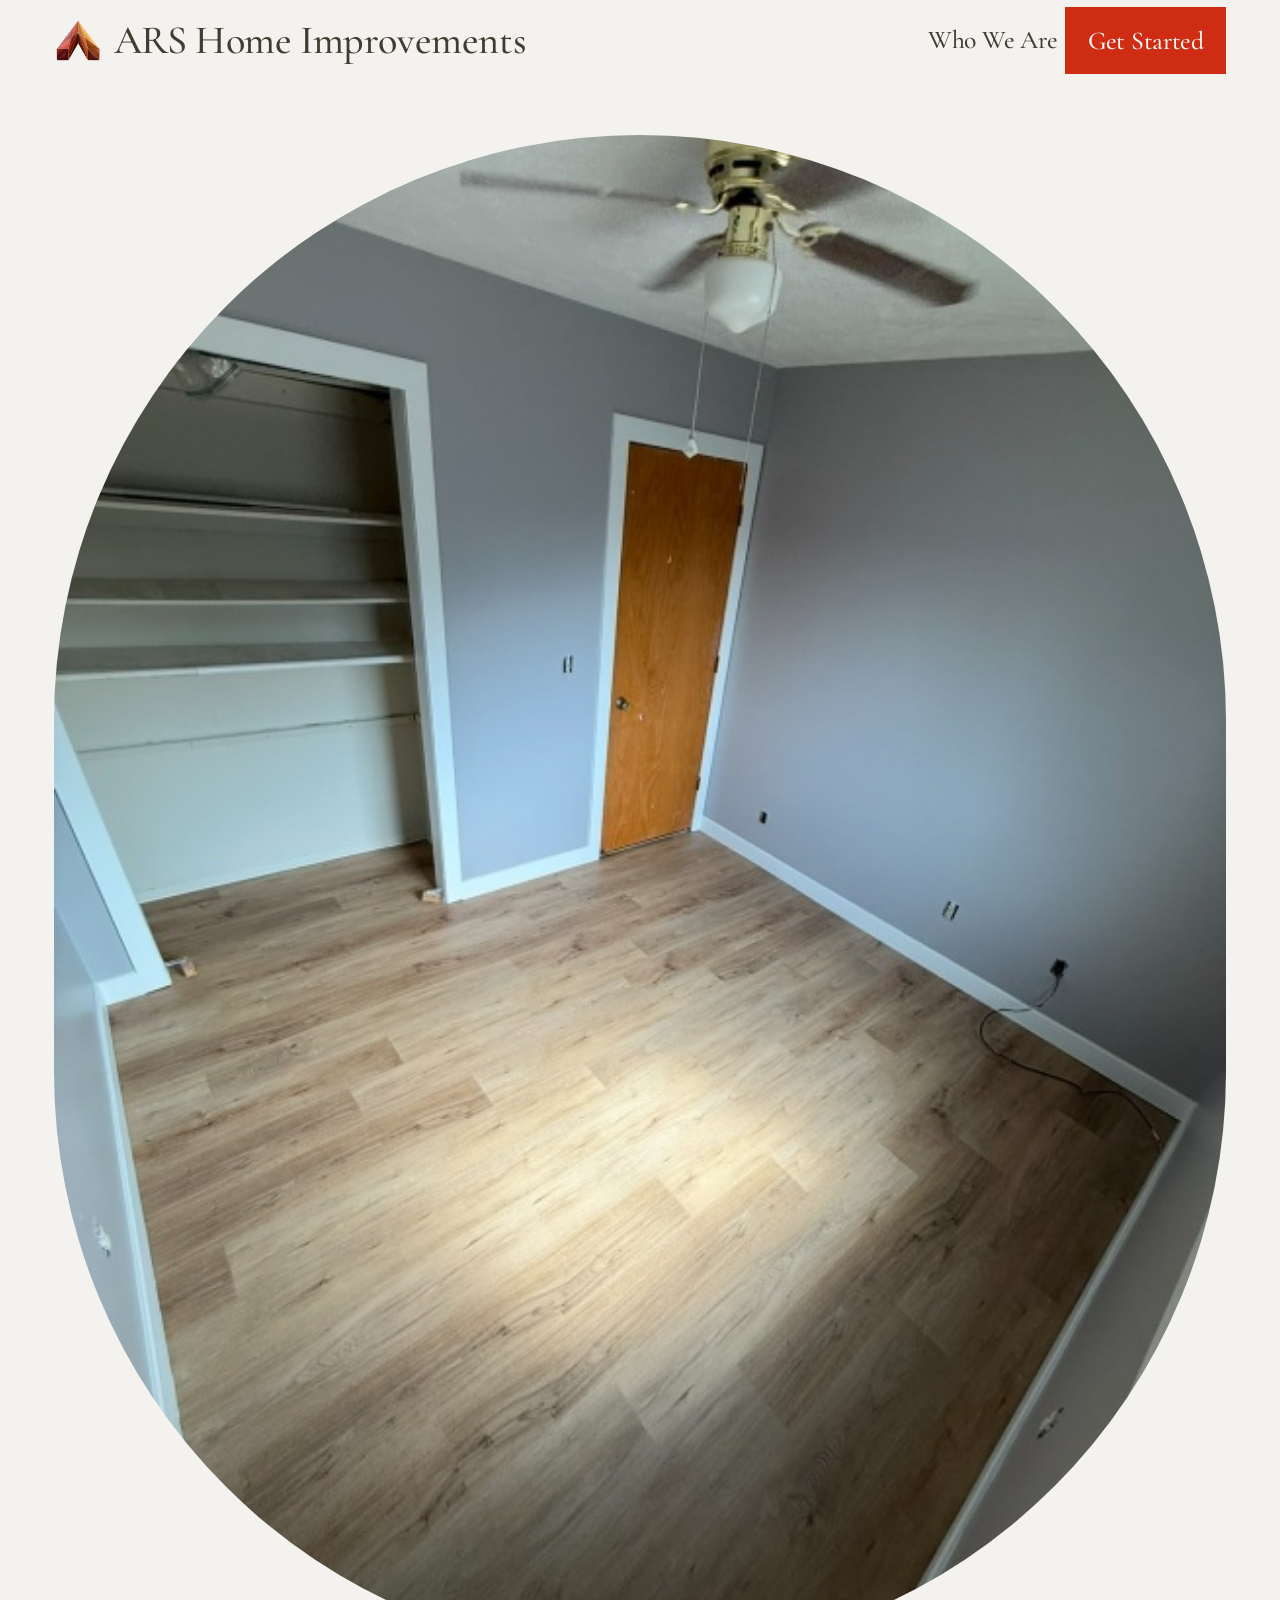
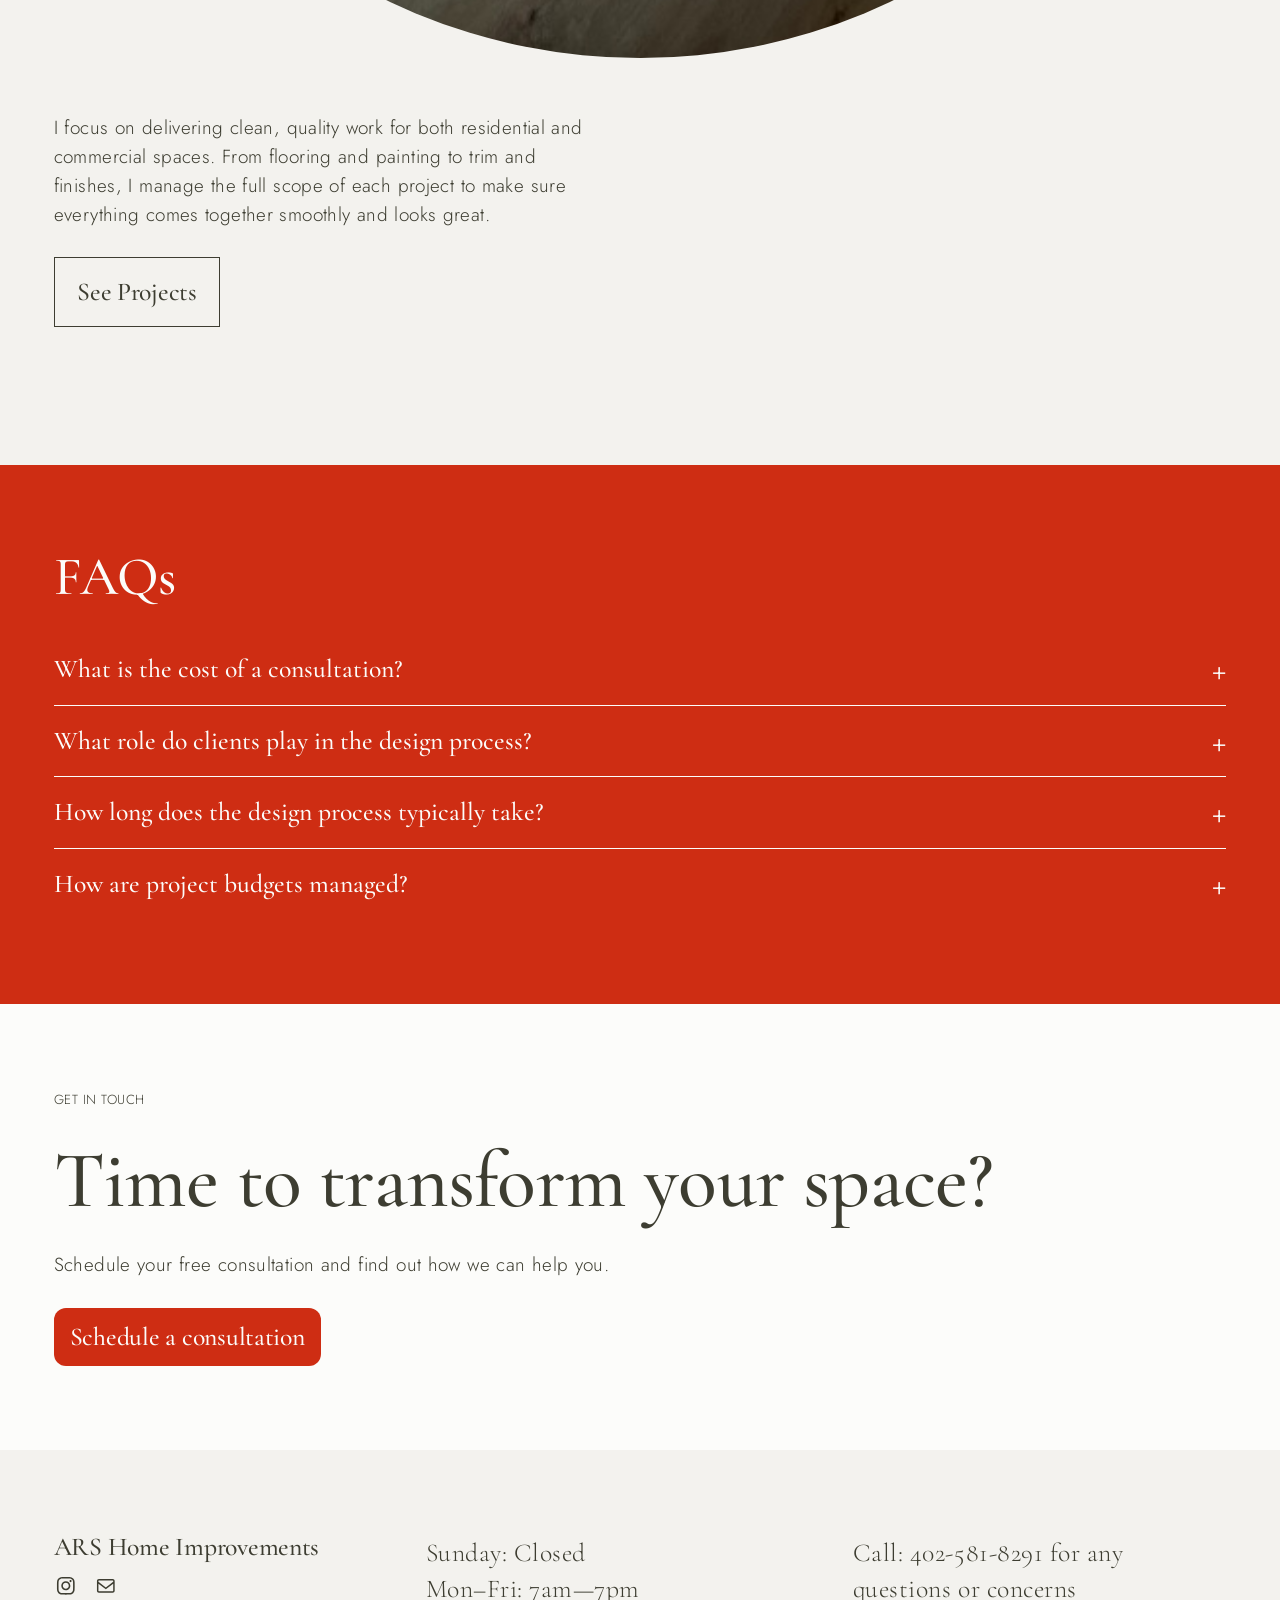
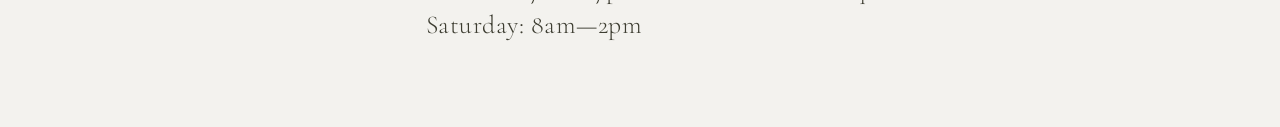
<file: index.html>
<!DOCTYPE html>
<html lang="en-US">
<head>
  <meta charset="UTF-8">
  <meta name="viewport" content="width=device-width, initial-scale=1">
  <title>ARS Home Improvements – Crafted with care, built to endure.</title>
  <meta name="description" content="Crafted with care, built to endure.">

  <meta property="og:type" content="website">
  <meta property="og:title" content="ARS Home Improvements">
  <meta property="og:description" content="Crafted with care, built to endure.">
  <meta property="og:url" content="https://arshomeimprovements.com/">
  <meta property="og:site_name" content="ARS Home Improvements">
  <meta property="og:image" content="assets/images/logo.png">
  <meta property="og:locale" content="en_US">

  <link rel="icon" href="assets/images/favicon-32.png" sizes="32x32">
  <link rel="icon" href="assets/images/favicon-192.png" sizes="192x192">
  <link rel="apple-touch-icon" href="assets/images/apple-touch-icon.png">

  <link rel="preconnect" href="https://fonts.googleapis.com">
  <link rel="preconnect" href="https://fonts.gstatic.com" crossorigin>
  <link href="https://fonts.googleapis.com/css2?family=Cormorant+Garamond:wght@400;500;600;700&family=Jost:wght@300;400;500;600;700&display=swap" rel="stylesheet">

  <link rel="stylesheet" href="assets/css/styles.css">
</head>
<body class="home">

<a class="skip-link" href="#main">Skip to content</a>

<header class="site-header">
  <div class="container header-inner">
    <div class="brand">
      <a href="index.html" rel="home" aria-label="ARS Home Improvements home">
        <img src="assets/images/logo.png" alt="ARS Home Improvements" width="48" height="48">
      </a>
      <h1 class="site-title"><a href="index.html" rel="home">ARS Home Improvements</a></h1>
    </div>

    <button class="nav-toggle" type="button" aria-controls="primary-nav" aria-expanded="false" aria-label="Open menu">
      <svg width="24" height="24" viewBox="0 0 24 24" aria-hidden="true" focusable="false">
        <path d="M4 7.5h16v1.5H4z"/><path d="M4 15h16v1.5H4z"/>
      </svg>
    </button>

    <nav id="primary-nav" class="primary-nav" aria-label="Primary">
      <button class="nav-toggle nav-close" type="button" aria-label="Close menu">
        <svg xmlns="http://www.w3.org/2000/svg" viewBox="0 0 24 24" width="24" height="24" aria-hidden="true" focusable="false">
          <path d="m13.06 12 6.47-6.47-1.06-1.06L12 10.94 5.53 4.47 4.47 5.53 10.94 12l-6.47 6.47 1.06 1.06L12 13.06l6.47 6.47 1.06-1.06L13.06 12Z"/>
        </svg>
      </button>
      <ul>
        <li><a href="about.html">Who We Are</a></li>
      </ul>
    </nav>

    <button type="button" class="btn" data-modal-open="consultation">Get Started</button>
  </div>
</header>

<main id="main">

  <section class="container section section--hero">
    <div class="cols cols--65-35 alignwide">
      <figure class="hero-image" style="margin:0">
        <img src="assets/images/img-1389.jpg" alt="Recent ARS Home Improvements project: a refreshed room with new LVP flooring, gray walls, and white trim.">
      </figure>
      <div class="hero-copy">
        <p>I focus on delivering clean, quality work for both residential and commercial spaces. From flooring and painting to trim and finishes, I manage the full scope of each project to make sure everything comes together smoothly and looks great.</p>
        <div>
          <a class="btn btn--outline" href="projects.html">See Projects</a>
        </div>
      </div>
    </div>
  </section>

  <section class="section section--dark">
    <div class="container">
      <div class="cols cols--35-65 alignwide">
        <div>
          <h2 style="font-size: var(--fs-xxx-large); line-height:1.05;">FAQs</h2>
        </div>
        <div class="faq-list">
          <details>
            <summary>What is the cost of a consultation?</summary>
            <p>Our initial consultation is completely free of charge. A member of our team will visit the site to assess the job and discuss your needs—no obligation, no cost.</p>
          </details>
          <details>
            <summary>What role do clients play in the design process?</summary>
            <p>Your input is a key part of the process. We’ll work with you from the start—going over styles, colors, and finishes—and check in along the way to make sure everything matches your vision and preferences.</p>
          </details>
          <details>
            <summary>How long does the design process typically take?</summary>
            <p>Timelines can vary depending on the size and complexity of the job. That said, I always aim to work efficiently while maintaining a high level of detail and quality throughout the project.</p>
          </details>
          <details>
            <summary>How are project budgets managed?</summary>
            <p>We’ll discuss your budget up front and provide a clear estimate before any work begins. I track expenses throughout the project and keep you informed if anything changes, so there are no surprises.</p>
          </details>
        </div>
      </div>
    </div>
  </section>

  <section class="section section--secondary">
    <div class="container">
      <div class="cols cols--35-65 alignwide">
        <div>
          <p class="cta-eyebrow">Get In Touch</p>
        </div>
        <div>
          <h2 class="cta-headline">Time to transform your space?</h2>
          <p>Schedule your free consultation and find out how we can help you.</p>
          <div style="margin-top: var(--space-50);">
            <button type="button" class="btn btn--rounded" data-modal-open="consultation">Schedule a consultation</button>
          </div>
        </div>
      </div>
    </div>
  </section>

</main>

<footer class="site-footer">
  <div class="footer-inner">
    <div class="footer-brand">
      <p class="site-title"><a href="index.html" rel="home">ARS Home Improvements</a></p>
      <ul class="social-links">
        <li>
          <a href="https://instagram.com/arshomeimprovements" aria-label="Instagram" target="_blank" rel="noopener">
            <svg viewBox="0 0 24 24" aria-hidden="true" focusable="false">
              <path d="M12,4.622c2.403,0,2.688,0.009,3.637,0.052c0.877,0.04,1.354,0.187,1.671,0.31c0.42,0.163,0.72,0.358,1.035,0.673 c0.315,0.315,0.51,0.615,0.673,1.035c0.123,0.317,0.27,0.794,0.31,1.671c0.043,0.949,0.052,1.234,0.052,3.637 s-0.009,2.688-0.052,3.637c-0.04,0.877-0.187,1.354-0.31,1.671c-0.163,0.42-0.358,0.72-0.673,1.035 c-0.315,0.315-0.615,0.51-1.035,0.673c-0.317,0.123-0.794,0.27-1.671,0.31c-0.949,0.043-1.233,0.052-3.637,0.052 s-2.688-0.009-3.637-0.052c-0.877-0.04-1.354-0.187-1.671-0.31c-0.42-0.163-0.72-0.358-1.035-0.673 c-0.315-0.315-0.51-0.615-0.673-1.035c-0.123-0.317-0.27-0.794-0.31-1.671C4.631,14.688,4.622,14.403,4.622,12 s0.009-2.688,0.052-3.637c0.04-0.877,0.187-1.354,0.31-1.671c0.163-0.42,0.358-0.72,0.673-1.035 c0.315-0.315,0.615-0.51,1.035-0.673c0.317-0.123,0.794-0.27,1.671-0.31C9.312,4.631,9.597,4.622,12,4.622 M12,3 C9.556,3,9.249,3.01,8.289,3.054C7.331,3.098,6.677,3.25,6.105,3.472C5.513,3.702,5.011,4.01,4.511,4.511 c-0.5,0.5-0.808,1.002-1.038,1.594C3.25,6.677,3.098,7.331,3.054,8.289C3.01,9.249,3,9.556,3,12c0,2.444,0.01,2.751,0.054,3.711 c0.044,0.958,0.196,1.612,0.418,2.185c0.23,0.592,0.538,1.094,1.038,1.594c0.5,0.5,1.002,0.808,1.594,1.038 c0.572,0.222,1.227,0.375,2.185,0.418C9.249,20.99,9.556,21,12,21s2.751-0.01,3.711-0.054c0.958-0.044,1.612-0.196,2.185-0.418 c0.592-0.23,1.094-0.538,1.594-1.038c0.5-0.5,0.808-1.002,1.038-1.594c0.222-0.572,0.375-1.227,0.418-2.185 C20.99,14.751,21,14.444,21,12s-0.01-2.751-0.054-3.711c-0.044-0.958-0.196-1.612-0.418-2.185c-0.23-0.592-0.538-1.094-1.038-1.594 c-0.5-0.5-1.002-0.808-1.594-1.038c-0.572-0.222-1.227-0.375-2.185-0.418C14.751,3.01,14.444,3,12,3L12,3z M12,7.378 c-2.552,0-4.622,2.069-4.622,4.622S9.448,16.622,12,16.622s4.622-2.069,4.622-4.622S14.552,7.378,12,7.378z M12,15 c-1.657,0-3-1.343-3-3s1.343-3,3-3s3,1.343,3,3S13.657,15,12,15z M16.804,6.116c-0.596,0-1.08,0.484-1.08,1.08 s0.484,1.08,1.08,1.08c0.596,0,1.08-0.484,1.08-1.08S17.401,6.116,16.804,6.116z"/>
            </svg>
          </a>
        </li>
        <li>
          <a href="mailto:info@arshomeimprovements.com" aria-label="Email">
            <svg viewBox="0 0 24 24" aria-hidden="true" focusable="false">
              <path d="M19,5H5c-1.1,0-2,.9-2,2v10c0,1.1.9,2,2,2h14c1.1,0,2-.9,2-2V7c0-1.1-.9-2-2-2zm.5,12c0,.3-.2.5-.5.5H5c-.3,0-.5-.2-.5-.5V9.8l7.5,5.6,7.5-5.6V17zm0-9.1L12,13.6,4.5,7.9V7c0-.3.2-.5.5-.5h14c.3,0,.5.2.5.5v.9z"/>
            </svg>
          </a>
        </li>
      </ul>
    </div>
    <div class="footer-info">
      <div>
        <p>Sunday: Closed<br>Mon–Fri: 7am—7pm<br>Saturday: 8am—2pm</p>
      </div>
      <div>
        <p>Call: <a href="tel:+14025818291">402-581-8291</a> for any questions or concerns</p>
      </div>
    </div>
  </div>
</footer>

<div class="modal" id="consultation-modal" role="dialog" aria-modal="true" aria-labelledby="consultation-modal-title" aria-hidden="true">
  <div class="modal__panel">
    <button type="button" class="modal__close" aria-label="Close">Close</button>
    <div class="modal__body">
      <h2 id="consultation-modal-title" class="screen-reader-text" style="position:absolute; left:-9999px;">Consultation request</h2>
      <!-- Replace src below with your published Google Form embed URL -->
      <iframe
        title="Consultation request form"
        src="about:blank"
        data-google-form="REPLACE_WITH_GOOGLE_FORM_EMBED_URL"
        width="100%"
        height="600"
        loading="lazy">
        Loading…
      </iframe>
      <noscript>
        <p>JavaScript is required to load the form. You can also call <a href="tel:+14025818291">402-581-8291</a> or email <a href="mailto:info@arshomeimprovements.com">info@arshomeimprovements.com</a>.</p>
      </noscript>
    </div>
  </div>
</div>

<script src="assets/js/main.js" defer></script>
</body>
</html>
</file>
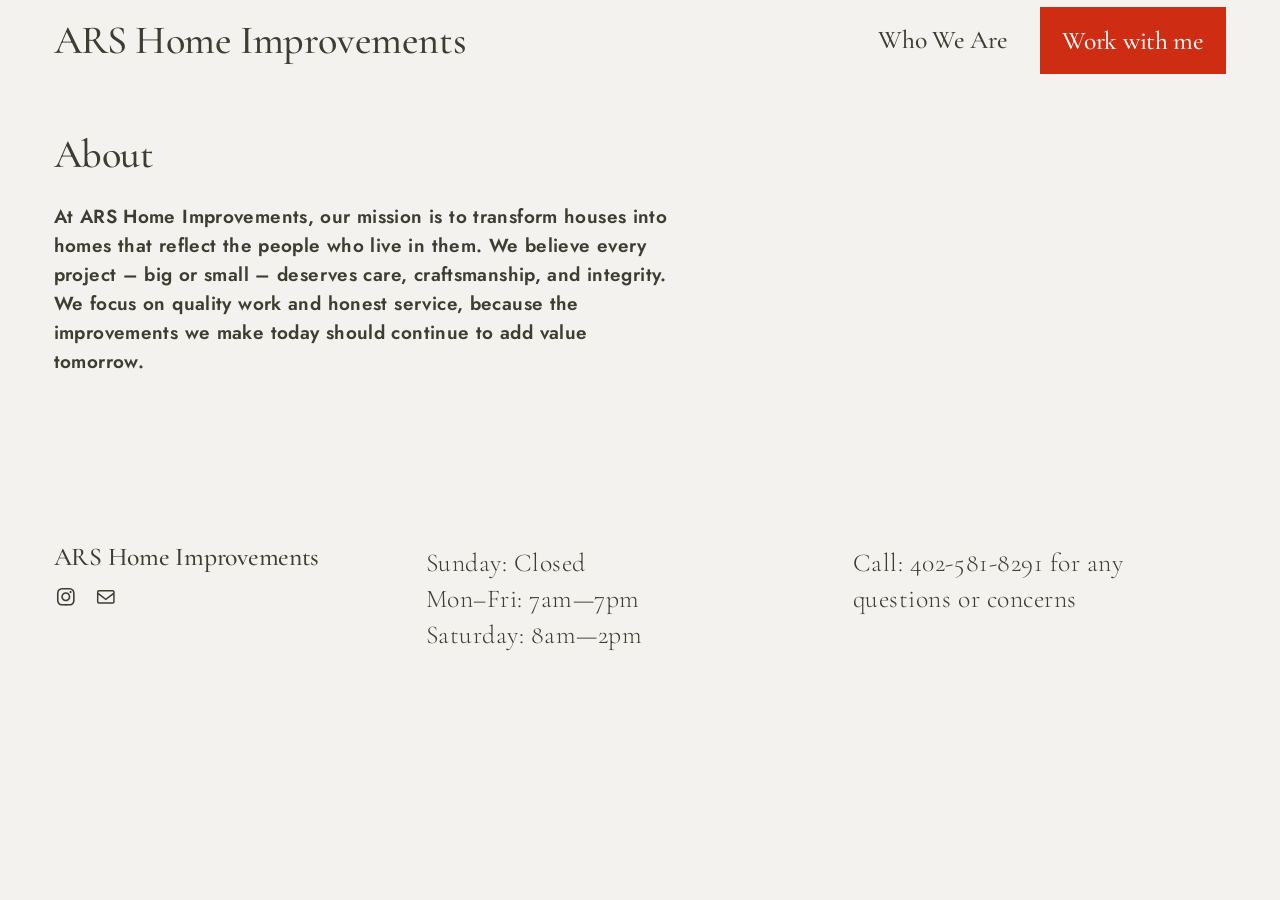
<file: about.html>
<!DOCTYPE html>
<html lang="en-US">
<head>
  <meta charset="UTF-8">
  <meta name="viewport" content="width=device-width, initial-scale=1">
  <title>About – ARS Home Improvements</title>
  <meta name="description" content="At ARS Home Improvements, our mission is to transform houses into homes that reflect the people who live in them. We believe every project – big or small – deserves care, craftsmanship, and integrity. We focus on quality work and honest service, because the improvements we make today should continue to add value tomorrow.">

  <meta property="og:type" content="article">
  <meta property="og:title" content="About">
  <meta property="og:url" content="about.html">
  <meta property="og:description" content="At ARS Home Improvements, our mission is to transform houses into homes that reflect the people who live in them. We believe every project – big or small – deserves care, craftsmanship, and integrity.">
  <meta property="og:site_name" content="ARS Home Improvements">
  <meta property="og:image" content="assets/images/logo.png">
  <meta property="og:locale" content="en_US">
  <meta name="twitter:card" content="summary">

  <link rel="icon" href="assets/images/favicon-32.png" sizes="32x32">
  <link rel="icon" href="assets/images/favicon-192.png" sizes="192x192">
  <link rel="apple-touch-icon" href="assets/images/apple-touch-icon.png">

  <link rel="preconnect" href="https://fonts.googleapis.com">
  <link rel="preconnect" href="https://fonts.gstatic.com" crossorigin>
  <link href="https://fonts.googleapis.com/css2?family=Cormorant+Garamond:wght@400;500;600;700&family=Jost:wght@300;400;500;600;700&display=swap" rel="stylesheet">

  <link rel="stylesheet" href="assets/css/styles.css">
</head>
<body class="page page-about">

<a class="skip-link" href="#main">Skip to content</a>

<header class="site-header site-header--inner">
  <div class="container header-inner">
    <div class="brand">
      <h1 class="site-title"><a href="index.html" rel="home">ARS Home Improvements</a></h1>
    </div>

    <button class="nav-toggle" type="button" aria-controls="primary-nav" aria-expanded="false" aria-label="Open menu">
      <svg width="24" height="24" viewBox="0 0 24 24" aria-hidden="true" focusable="false">
        <path d="M4 7.5h16v1.5H4z"/><path d="M4 15h16v1.5H4z"/>
      </svg>
    </button>

    <nav id="primary-nav" class="primary-nav" aria-label="Primary">
      <button class="nav-toggle nav-close" type="button" aria-label="Close menu">
        <svg xmlns="http://www.w3.org/2000/svg" viewBox="0 0 24 24" width="24" height="24" aria-hidden="true" focusable="false">
          <path d="m13.06 12 6.47-6.47-1.06-1.06L12 10.94 5.53 4.47 4.47 5.53 10.94 12l-6.47 6.47 1.06 1.06L12 13.06l6.47 6.47 1.06-1.06L13.06 12Z"/>
        </svg>
      </button>
      <ul>
        <li><a href="about.html" aria-current="page">Who We Are</a></li>
      </ul>
    </nav>

    <button type="button" class="btn" data-modal-open="consultation">Work with me</button>
  </div>
</header>

<main id="main" class="page-content">
  <div class="container">
    <article class="entry">
      <header class="entry-header">
        <h1 class="entry-title alignwide">About</h1>
      </header>
      <div class="entry-body">
        <p><strong>At ARS Home Improvements, our mission is to transform houses into homes that reflect the people who live in them. We believe every project – big or small – deserves care, craftsmanship, and integrity. We focus on quality work and honest service, because the improvements we make today should continue to add value tomorrow.</strong></p>
      </div>
    </article>
  </div>
</main>

<footer class="site-footer">
  <div class="footer-inner">
    <div class="footer-brand">
      <p class="site-title"><a href="index.html" rel="home">ARS Home Improvements</a></p>
      <ul class="social-links">
        <li>
          <a href="https://instagram.com/arshomeimprovements" aria-label="Instagram" target="_blank" rel="noopener">
            <svg viewBox="0 0 24 24" aria-hidden="true" focusable="false">
              <path d="M12,4.622c2.403,0,2.688,0.009,3.637,0.052c0.877,0.04,1.354,0.187,1.671,0.31c0.42,0.163,0.72,0.358,1.035,0.673 c0.315,0.315,0.51,0.615,0.673,1.035c0.123,0.317,0.27,0.794,0.31,1.671c0.043,0.949,0.052,1.234,0.052,3.637 s-0.009,2.688-0.052,3.637c-0.04,0.877-0.187,1.354-0.31,1.671c-0.163,0.42-0.358,0.72-0.673,1.035 c-0.315,0.315-0.615,0.51-1.035,0.673c-0.317,0.123-0.794,0.27-1.671,0.31c-0.949,0.043-1.233,0.052-3.637,0.052 s-2.688-0.009-3.637-0.052c-0.877-0.04-1.354-0.187-1.671-0.31c-0.42-0.163-0.72-0.358-1.035-0.673 c-0.315-0.315-0.51-0.615-0.673-1.035c-0.123-0.317-0.27-0.794-0.31-1.671C4.631,14.688,4.622,14.403,4.622,12 s0.009-2.688,0.052-3.637c0.04-0.877,0.187-1.354,0.31-1.671c0.163-0.42,0.358-0.72,0.673-1.035 c0.315-0.315,0.615-0.51,1.035-0.673c0.317-0.123,0.794-0.27,1.671-0.31C9.312,4.631,9.597,4.622,12,4.622 M12,3 C9.556,3,9.249,3.01,8.289,3.054C7.331,3.098,6.677,3.25,6.105,3.472C5.513,3.702,5.011,4.01,4.511,4.511 c-0.5,0.5-0.808,1.002-1.038,1.594C3.25,6.677,3.098,7.331,3.054,8.289C3.01,9.249,3,9.556,3,12c0,2.444,0.01,2.751,0.054,3.711 c0.044,0.958,0.196,1.612,0.418,2.185c0.23,0.592,0.538,1.094,1.038,1.594c0.5,0.5,1.002,0.808,1.594,1.038 c0.572,0.222,1.227,0.375,2.185,0.418C9.249,20.99,9.556,21,12,21s2.751-0.01,3.711-0.054c0.958-0.044,1.612-0.196,2.185-0.418 c0.592-0.23,1.094-0.538,1.594-1.038c0.5-0.5,0.808-1.002,1.038-1.594c0.222-0.572,0.375-1.227,0.418-2.185 C20.99,14.751,21,14.444,21,12s-0.01-2.751-0.054-3.711c-0.044-0.958-0.196-1.612-0.418-2.185c-0.23-0.592-0.538-1.094-1.038-1.594 c-0.5-0.5-1.002-0.808-1.594-1.038c-0.572-0.222-1.227-0.375-2.185-0.418C14.751,3.01,14.444,3,12,3L12,3z M12,7.378 c-2.552,0-4.622,2.069-4.622,4.622S9.448,16.622,12,16.622s4.622-2.069,4.622-4.622S14.552,7.378,12,7.378z M12,15 c-1.657,0-3-1.343-3-3s1.343-3,3-3s3,1.343,3,3S13.657,15,12,15z M16.804,6.116c-0.596,0-1.08,0.484-1.08,1.08 s0.484,1.08,1.08,1.08c0.596,0,1.08-0.484,1.08-1.08S17.401,6.116,16.804,6.116z"/>
            </svg>
          </a>
        </li>
        <li>
          <a href="mailto:info@arshomeimprovements.com" aria-label="Email">
            <svg viewBox="0 0 24 24" aria-hidden="true" focusable="false">
              <path d="M19,5H5c-1.1,0-2,.9-2,2v10c0,1.1.9,2,2,2h14c1.1,0,2-.9,2-2V7c0-1.1-.9-2-2-2zm.5,12c0,.3-.2.5-.5.5H5c-.3,0-.5-.2-.5-.5V9.8l7.5,5.6,7.5-5.6V17zm0-9.1L12,13.6,4.5,7.9V7c0-.3.2-.5.5-.5h14c.3,0,.5.2.5.5v.9z"/>
            </svg>
          </a>
        </li>
      </ul>
    </div>
    <div class="footer-info">
      <div>
        <p>Sunday: Closed<br>Mon–Fri: 7am—7pm<br>Saturday: 8am—2pm</p>
      </div>
      <div>
        <p>Call: <a href="tel:+14025818291">402-581-8291</a> for any questions or concerns</p>
      </div>
    </div>
  </div>
</footer>

<div class="modal" id="consultation-modal" role="dialog" aria-modal="true" aria-labelledby="consultation-modal-title" aria-hidden="true">
  <div class="modal__panel">
    <button type="button" class="modal__close" aria-label="Close">Close</button>
    <div class="modal__body">
      <h2 id="consultation-modal-title" class="screen-reader-text" style="position:absolute; left:-9999px;">Consultation request</h2>
      <iframe
        title="Consultation request form"
        src="about:blank"
        data-google-form="REPLACE_WITH_GOOGLE_FORM_EMBED_URL"
        width="100%"
        height="600"
        loading="lazy">
        Loading…
      </iframe>
      <noscript>
        <p>JavaScript is required to load the form. You can also call <a href="tel:+14025818291">402-581-8291</a> or email <a href="mailto:info@arshomeimprovements.com">info@arshomeimprovements.com</a>.</p>
      </noscript>
    </div>
  </div>
</div>

<script src="assets/js/main.js" defer></script>
</body>
</html>
</file>
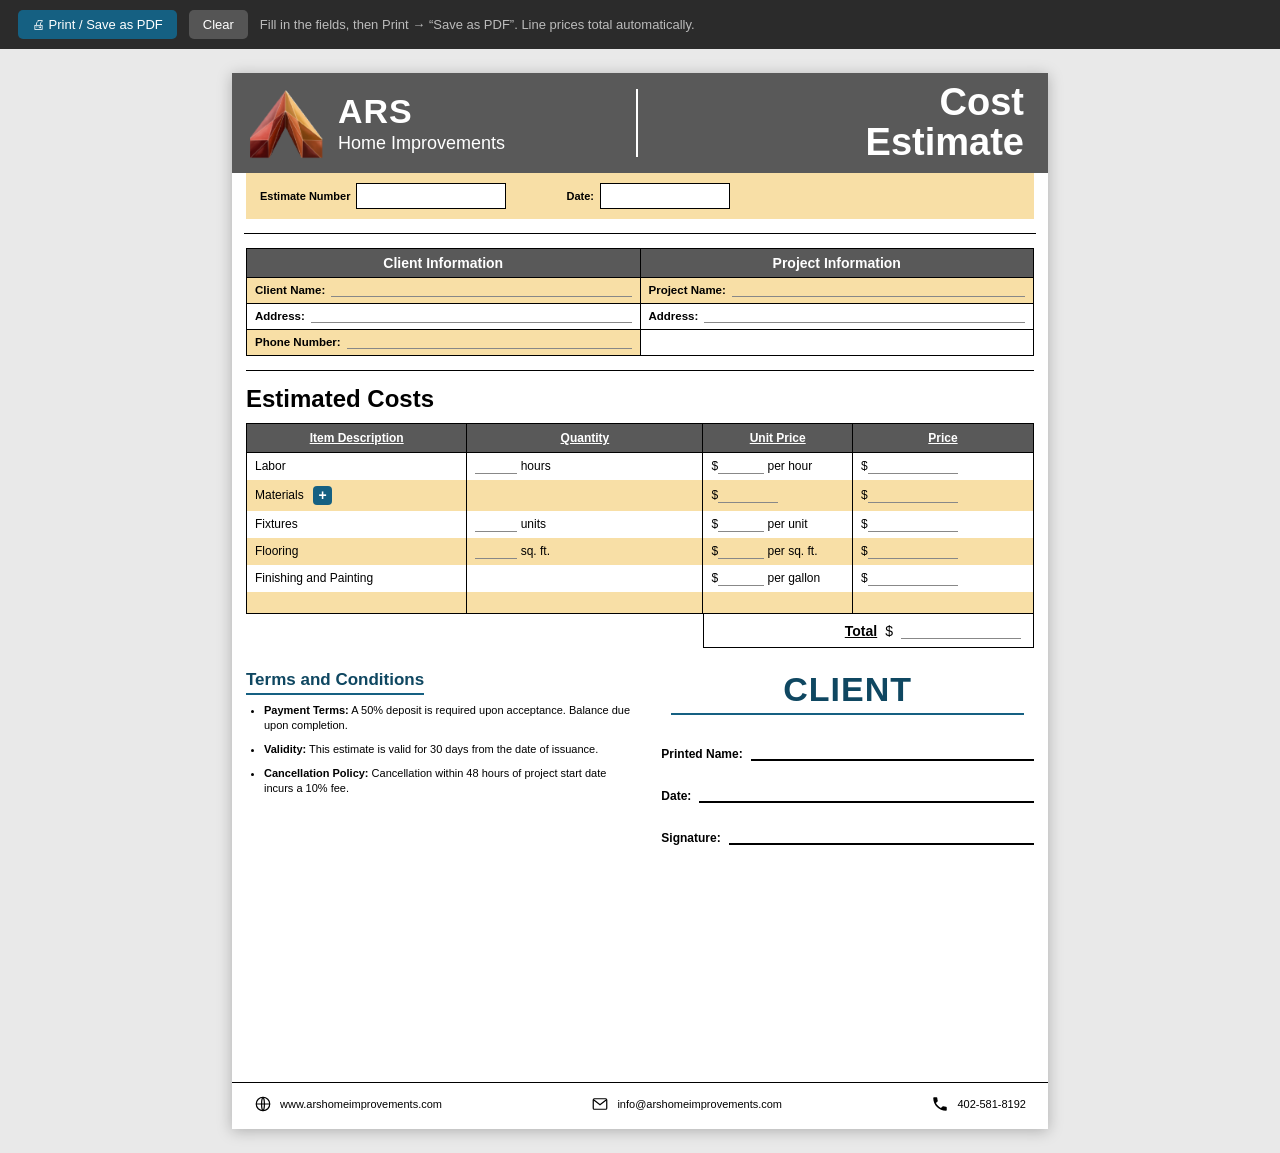
<file: estimate.html>
<!DOCTYPE html>
<html lang="en">
<head>
<meta charset="UTF-8">
<meta name="viewport" content="width=device-width, initial-scale=1.0">
<title>ARS Home Improvements — Cost Estimate</title>
<style>
  :root{
    --gray:#595959;
    --tan:#f8dfa6;
    --teal:#0f4761;
    --teal-line:#156082;
    --ink:#000;
  }
  *{ box-sizing:border-box; }

  html,body{ margin:0; padding:0; background:#e9e9e9; }
  body{
    font-family:"Segoe UI","Calibri",Arial,Helvetica,sans-serif;
    color:var(--ink);
    -webkit-print-color-adjust:exact;
    print-color-adjust:exact;
  }

  /* The printable page — US Letter */
  .page{
    width:8.5in;
    min-height:11in;
    margin:24px auto;
    background:#fff;
    box-shadow:0 2px 14px rgba(0,0,0,.25);
    position:relative;
    display:flex;
    flex-direction:column;
  }

  /* ---------- Form field styling ---------- */
  input.f{
    font:inherit;
    color:var(--ink);
    border:none;
    border-bottom:1px solid #888;
    background:transparent;
    padding:0 2px;
    outline:none;
    min-width:0;
  }
  input.f:focus{ background:#fff7e0; border-bottom-color:var(--teal-line); }
  input.box{
    border:1px solid #000;
    border-radius:0;
    background:#fff;
    padding:3px 6px;
  }
  input.tiny{ width:42px; text-align:center; }
  input.price{ width:90px; }
  input.right{ text-align:right; }

  /* ---------- Header ---------- */
  .header{
    background:var(--gray);
    color:#fff;
    display:flex;
    align-items:stretch;
    padding:10px 18px;
    min-height:92px;
  }
  .brand{ display:flex; align-items:center; gap:14px; flex:1; }
  .brand img{ height:74px; width:auto; display:block; }
  .brand .names{ line-height:1; }
  .brand .ars{ font-size:34px; font-weight:700; letter-spacing:1px; }
  .brand .sub{ font-size:18px; font-weight:400; margin-top:6px; }
  .divider{ width:2px; background:#fff; margin:6px 22px; }
  .title{
    flex:1;
    display:flex;
    align-items:center;
    justify-content:flex-end;
    text-align:right;
    font-size:38px;
    font-weight:700;
    line-height:1.05;
    padding-right:6px;
  }

  /* ---------- Estimate # / Date band ---------- */
  .meta-band{
    background:var(--tan);
    margin:0 14px;
    padding:10px 14px;
    display:flex;
    gap:60px;
    align-items:center;
  }
  .meta-band label{ font-size:11px; font-weight:600; margin-right:6px; }
  .meta-field{ display:flex; align-items:center; }

  .rule{ border-top:1px solid #000; margin:14px 12px; }

  /* ---------- Generic content padding ---------- */
  .content{ padding:0 14px; }

  /* ---------- Client / Project table ---------- */
  table{ border-collapse:collapse; width:100%; }
  .info-table{ border:1px solid #000; }
  .info-table th{
    background:var(--gray);
    color:#fff;
    font-size:14px;
    font-weight:600;
    padding:6px;
    width:50%;
    border:1px solid #000;
  }
  .info-table td{
    border:1px solid #000;
    padding:6px 8px;
    height:26px;
    vertical-align:middle;
    font-size:11.5px;
  }
  .cell-tan{ background:var(--tan); }
  .cell-label{ font-weight:700; white-space:nowrap; }
  .cell-flex{ display:flex; align-items:center; gap:6px; }
  .cell-flex input.f{ flex:1; }

  /* ---------- Estimated Costs ---------- */
  .section-h{ font-size:24px; font-weight:700; margin:6px 0 10px; }
  .costs{ border:1px solid #000; }
  .costs th{
    background:var(--gray);
    color:#fff;
    font-weight:600;
    font-size:12px;
    padding:7px 6px;
    border:1px solid #000;
    text-decoration:underline;
  }
  .costs td{
    border-left:1px solid #000;
    border-right:1px solid #000;
    padding:6px 8px;
    font-size:12px;
    height:24px;
  }
  .costs tr.tan td{ background:var(--tan); }
  .costs .desc{ font-weight:400; }
  .nowrap{ white-space:nowrap; }
  .costs .empty td{ height:22px; }
  /* added material sub-rows */
  .costs tr.mat-sub td{ border-top:1px solid #d9b96a; }
  .costs tr.mat-sub .desc-input{ width:88%; }
  .rowbtn{
    font:inherit; cursor:pointer; color:#fff;
    border:none; border-radius:4px;
    width:19px; height:19px; line-height:1;
    font-size:14px; font-weight:700; padding:0;
    vertical-align:middle;
  }
  .addbtn{ background:var(--teal-line); margin-left:6px; }
  .delbtn{ background:#b23b3b; margin-left:6px; }
  .line-hint{ font-size:9px; color:#9a7b2e; margin-top:2px; line-height:1; }

  .total-row{ display:flex; justify-content:flex-end; margin-top:0; }
  .total-box{
    border:1px solid #000;
    border-top:none;
    width:42%;
    padding:8px 12px;
    display:flex;
    align-items:center;
    justify-content:flex-end;
    gap:8px;
    font-size:14px;
  }
  .total-box .lbl{ font-weight:700; text-decoration:underline; }

  /* ---------- Terms + signature ---------- */
  .lower{ display:flex; gap:24px; margin-top:22px; }
  .terms{ flex:1.05; }
  .sign{ flex:1; }
  .teal-h{ color:var(--teal); font-weight:700; }
  .terms .teal-h{ font-size:17px; border-bottom:2px solid var(--teal-line); display:inline-block; padding-bottom:3px; margin-bottom:8px; }
  .terms ul{ margin:0; padding-left:18px; }
  .terms li{ font-size:11px; margin-bottom:9px; line-height:1.35; }
  .terms li b{ font-weight:700; }

  .client-h{ text-align:center; color:var(--teal); font-size:34px; font-weight:700; letter-spacing:1px; border-bottom:2px solid var(--teal-line); padding-bottom:4px; margin:0 10px 26px; }
  .sign-row{ display:flex; align-items:flex-end; gap:8px; margin-bottom:22px; }
  .sign-row .lbl{ font-size:12px; font-weight:700; white-space:nowrap; }
  .sign-row .line{ flex:1; }
  .sign-row .line input.f{ width:100%; border-bottom:2px solid #000; }

  /* ---------- Footer ---------- */
  .footer{
    margin-top:auto;
    border-top:1px solid #000;
    padding:12px 22px 16px;
    display:flex;
    justify-content:space-between;
    align-items:center;
    font-size:11px;
  }
  .footer .item{ display:flex; align-items:center; gap:8px; }
  .footer svg{ width:18px; height:18px; flex:none; }

  /* ---------- Toolbar (screen only) ---------- */
  .toolbar{
    position:sticky; top:0; z-index:10;
    background:#2b2b2b; color:#fff;
    display:flex; gap:12px; align-items:center;
    padding:10px 18px;
    font-size:13px;
  }
  .toolbar button{
    font:inherit; cursor:pointer;
    background:var(--teal-line); color:#fff;
    border:none; border-radius:5px; padding:7px 14px;
  }
  .toolbar button.ghost{ background:#555; }
  .toolbar .hint{ color:#bbb; }

  /* ---------- Print ---------- */
  @page{ size:Letter; margin:0; }
  @media print{
    html,body{ background:#fff; }
    .toolbar{ display:none !important; }
    .no-print{ display:none !important; }
    .page{ margin:0; box-shadow:none; width:auto; min-height:auto; }
    input.f{ border-bottom:1px solid #999; }
    input.f:focus{ background:transparent; }
    input.box{ border:1px solid #000; }
  }
</style>
</head>
<body>

<div class="toolbar">
  <button onclick="window.print()">🖨 Print / Save as PDF</button>
  <button class="ghost" onclick="clearForm()">Clear</button>
  <span class="hint">Fill in the fields, then Print → “Save as PDF”. Line prices total automatically.</span>
</div>

<div class="page">

  <!-- Header -->
  <div class="header">
    <div class="brand">
      <img src="[data-uri]" alt="ARS logo">
      <div class="names">
        <div class="ars">ARS</div>
        <div class="sub">Home Improvements</div>
      </div>
    </div>
    <div class="divider"></div>
    <div class="title">Cost<br>Estimate</div>
  </div>

  <!-- Estimate number / date -->
  <div class="meta-band">
    <div class="meta-field">
      <label>Estimate Number</label>
      <input class="f box" type="text" name="estimate_number" style="width:150px">
    </div>
    <div class="meta-field">
      <label>Date:</label>
      <input class="f box" type="text" name="date" style="width:130px">
    </div>
  </div>

  <div class="rule"></div>

  <div class="content">

    <!-- Client / Project info -->
    <table class="info-table">
      <tr>
        <th>Client Information</th>
        <th>Project Information</th>
      </tr>
      <tr>
        <td class="cell-tan">
          <div class="cell-flex"><span class="cell-label">Client Name:</span><input class="f" type="text" name="client_name"></div>
        </td>
        <td class="cell-tan">
          <div class="cell-flex"><span class="cell-label">Project Name:</span><input class="f" type="text" name="project_name"></div>
        </td>
      </tr>
      <tr>
        <td>
          <div class="cell-flex"><span class="cell-label">Address:</span><input class="f" type="text" name="client_address"></div>
        </td>
        <td>
          <div class="cell-flex"><span class="cell-label">Address:</span><input class="f" type="text" name="project_address"></div>
        </td>
      </tr>
      <tr>
        <td class="cell-tan">
          <div class="cell-flex"><span class="cell-label">Phone Number:</span><input class="f" type="text" name="client_phone"></div>
        </td>
        <td></td>
      </tr>
    </table>

    <div class="rule" style="margin-left:0;margin-right:0;"></div>

    <!-- Estimated costs -->
    <div class="section-h">Estimated Costs</div>

    <table class="costs">
      <tr>
        <th style="width:28%">Item Description</th>
        <th style="width:30%">Quantity</th>
        <th style="width:19%">Unit Price</th>
        <th style="width:23%">Price</th>
      </tr>

      <!-- Labor -->
      <tr>
        <td class="desc">Labor</td>
        <td class="nowrap"><input class="f tiny calc-qty" type="text" name="labor_qty"> hours</td>
        <td class="nowrap">$<input class="f calc-unit" type="text" name="labor_unit" style="width:46px"> per hour</td>
        <td class="nowrap">$<input class="f price line-price calc-price" type="text" name="labor_price" data-total></td>
      </tr>

      <!-- Materials -->
      <tr class="tan" id="materials-row">
        <td class="desc">Materials <button type="button" class="rowbtn addbtn no-print" title="Add material line" onclick="addMaterialRow()">+</button></td>
        <td></td>
        <td class="nowrap">$<input class="f" type="text" name="materials_unit" style="width:60px"></td>
        <td class="nowrap">$<input class="f price line-price" type="text" name="materials_price" data-total></td>
      </tr>

      <!-- Fixtures -->
      <tr>
        <td class="desc">Fixtures</td>
        <td class="nowrap"><input class="f tiny calc-qty" type="text" name="fixtures_qty"> units</td>
        <td class="nowrap">$<input class="f calc-unit" type="text" name="fixtures_unit" style="width:46px"> per unit</td>
        <td class="nowrap">$<input class="f price line-price calc-price" type="text" name="fixtures_price" data-total></td>
      </tr>

      <!-- Flooring -->
      <tr class="tan">
        <td class="desc">Flooring</td>
        <td class="nowrap"><input class="f tiny calc-qty" type="text" name="flooring_qty"> sq. ft.</td>
        <td class="nowrap">$<input class="f calc-unit" type="text" name="flooring_unit" style="width:46px"> per sq. ft.</td>
        <td class="nowrap">$<input class="f price line-price calc-price" type="text" name="flooring_price" data-total></td>
      </tr>

      <!-- Finishing -->
      <tr>
        <td class="desc">Finishing and Painting</td>
        <td></td>
        <td class="nowrap">$<input class="f" type="text" name="finishing_unit" style="width:46px"> per gallon</td>
        <td class="nowrap">$<input class="f price line-price" type="text" name="finishing_price" data-total></td>
      </tr>

      <!-- spacer tan row -->
      <tr class="tan empty"><td></td><td></td><td></td><td></td></tr>
    </table>

    <div class="total-row">
      <div class="total-box">
        <span class="lbl">Total</span>
        <span>$</span><input class="f price right" type="text" id="total" name="total" style="width:120px">
      </div>
    </div>

    <!-- Terms + signature -->
    <div class="lower">
      <div class="terms">
        <div class="teal-h">Terms and Conditions</div>
        <ul>
          <li><b>Payment Terms:</b> A 50% deposit is required upon acceptance. Balance due upon completion.</li>
          <li><b>Validity:</b> This estimate is valid for 30 days from the date of issuance.</li>
          <li><b>Cancellation Policy:</b> Cancellation within 48 hours of project start date incurs a 10% fee.</li>
        </ul>
      </div>

      <div class="sign">
        <div class="client-h">CLIENT</div>
        <div class="sign-row">
          <span class="lbl">Printed Name:</span>
          <span class="line"><input class="f" type="text" name="client_printed_name"></span>
        </div>
        <div class="sign-row">
          <span class="lbl">Date:</span>
          <span class="line"><input class="f" type="text" name="client_sign_date"></span>
        </div>
        <div class="sign-row">
          <span class="lbl">Signature:</span>
          <span class="line"><input class="f" type="text" name="client_signature"></span>
        </div>
      </div>
    </div>

  </div><!-- /content -->

  <!-- Footer -->
  <div class="footer">
    <div class="item">
      <svg viewBox="0 0 24 24" fill="none" stroke="#000" stroke-width="1.6"><circle cx="12" cy="12" r="9"/><path d="M3 12h18M12 3c2.5 2.5 2.5 15.5 0 18M12 3c-2.5 2.5-2.5 15.5 0 18"/></svg>
      <span>www.arshomeimprovements.com</span>
    </div>
    <div class="item">
      <svg viewBox="0 0 24 24" fill="none" stroke="#000" stroke-width="1.6"><rect x="3" y="5" width="18" height="14" rx="1.5"/><path d="M3 6l9 7 9-7"/></svg>
      <span>info@arshomeimprovements.com</span>
    </div>
    <div class="item">
      <svg viewBox="0 0 24 24" fill="#000"><path d="M6.6 10.8c1.4 2.8 3.8 5.2 6.6 6.6l2.2-2.2c.3-.3.7-.4 1-.2 1.1.4 2.3.6 3.6.6.6 0 1 .4 1 1V20c0 .6-.4 1-1 1C10.6 21 3 13.4 3 4c0-.6.4-1 1-1h3.4c.6 0 1 .4 1 1 0 1.2.2 2.4.6 3.6.1.4 0 .8-.3 1l-2.1 2.2z"/></svg>
      <span>402-581-8192</span>
    </div>
  </div>

</div><!-- /page -->

<script>
  function num(v){ var n = parseFloat(String(v).replace(/[^0-9.\-]/g,'')); return isNaN(n)?0:n; }
  function money(n){ return n ? n.toLocaleString(undefined,{minimumFractionDigits:2,maximumFractionDigits:2}) : ''; }

  // Show / clear the small "qty x $unit" hint under a row's Price cell
  function setHint(tr, text){
    var p = tr.querySelector('.calc-price'); if(!p) return;
    var cell = p.parentNode;
    var h = cell.querySelector('.line-hint');
    if(!text){ if(h) h.textContent = ''; return; }
    if(!h){ h = document.createElement('div'); h.className = 'line-hint no-print'; cell.appendChild(h); }
    h.textContent = text;
  }

  // Auto-fill a row's Price = Quantity x Unit Price (unless the user typed Price manually)
  function computeRow(tr){
    if(!tr) return;
    var p = tr.querySelector('.calc-price'); if(!p) return;
    if(p.dataset.manual === '1'){ setHint(tr, ''); return; }
    var q = tr.querySelector('.calc-qty'), u = tr.querySelector('.calc-unit');
    if(!q || !u) return;
    if(q.value.trim() === '' || u.value.trim() === ''){ p.value = ''; setHint(tr, ''); return; }
    p.value = money(num(q.value) * num(u.value));
    setHint(tr, num(q.value) + ' × $' + money(num(u.value)));
  }

  function recalc(){
    var t = 0;
    document.querySelectorAll('input[data-total]').forEach(function(el){ t += num(el.value); });
    var out = document.getElementById('total');
    if(document.activeElement !== out){
      out.value = money(t);
    }
  }

  // Snap any currency field to 1,234.56 form once the user leaves it
  function formatMoneyField(el){
    if(el && el.classList.contains('money-fmt') && el.value.trim() !== ''){
      el.value = money(num(el.value));
    }
  }

  // One delegated listener handles every field in the costs table,
  // including dynamically added material rows.
  var costs = document.querySelector('table.costs');
  costs.addEventListener('input', function(e){
    var el = e.target;
    if(el.classList.contains('calc-qty') || el.classList.contains('calc-unit')){
      computeRow(el.closest('tr'));
    } else if(el.classList.contains('calc-price')){
      // typing directly in Price marks it manual; clearing it hands control back to auto-calc
      el.dataset.manual = el.value.trim() === '' ? '' : '1';
      setHint(el.closest('tr'), '');
    }
    recalc();
  });
  costs.addEventListener('focusout', function(e){ formatMoneyField(e.target); });

  // Tag the currency fields that aren't part of a qty x unit pair, then format on blur
  ['labor_unit','fixtures_unit','flooring_unit','materials_unit','finishing_unit',
   'materials_price','finishing_price'].forEach(function(name){
    var el = document.querySelector('input[name="'+name+'"]');
    if(el) el.classList.add('money-fmt');
  });
  document.querySelectorAll('.calc-unit, .calc-price').forEach(function(el){ el.classList.add('money-fmt'); });

  var totalEl = document.getElementById('total');
  totalEl.classList.add('money-fmt');
  totalEl.addEventListener('focusout', function(){ formatMoneyField(totalEl); });

  function addMaterialRow(){
    var anchor = document.getElementById('materials-row');
    // step past any material sub-rows already added
    var insertAfter = anchor, n = anchor.nextElementSibling;
    while(n && n.classList.contains('mat-sub')){ insertAfter = n; n = n.nextElementSibling; }
    var tr = document.createElement('tr');
    tr.className = 'tan mat-sub';
    tr.innerHTML =
      '<td class="desc"><input class="f desc-input" type="text" placeholder="Material item">' +
        '<button type="button" class="rowbtn delbtn no-print" title="Remove line" ' +
        'onclick="this.closest(\'tr\').remove(); recalc();">&minus;</button></td>' +
      '<td class="nowrap"><input class="f calc-qty" type="text" style="width:88%" placeholder="qty"></td>' +
      '<td class="nowrap">$<input class="f calc-unit money-fmt" type="text" style="width:60px"></td>' +
      '<td class="nowrap">$<input class="f price calc-price money-fmt" type="text" data-total></td>';
    insertAfter.parentNode.insertBefore(tr, insertAfter.nextSibling);
    tr.querySelector('input').focus();
  }

  function clearForm(){
    document.querySelectorAll('tr.mat-sub').forEach(function(tr){ tr.remove(); });
    document.querySelectorAll('input.f').forEach(function(el){ el.value=''; });
    document.querySelectorAll('.calc-price').forEach(function(el){ el.dataset.manual=''; });
    document.querySelectorAll('.line-hint').forEach(function(el){ el.textContent=''; });
    recalc();
  }
</script>

</body>
</html>
</file>
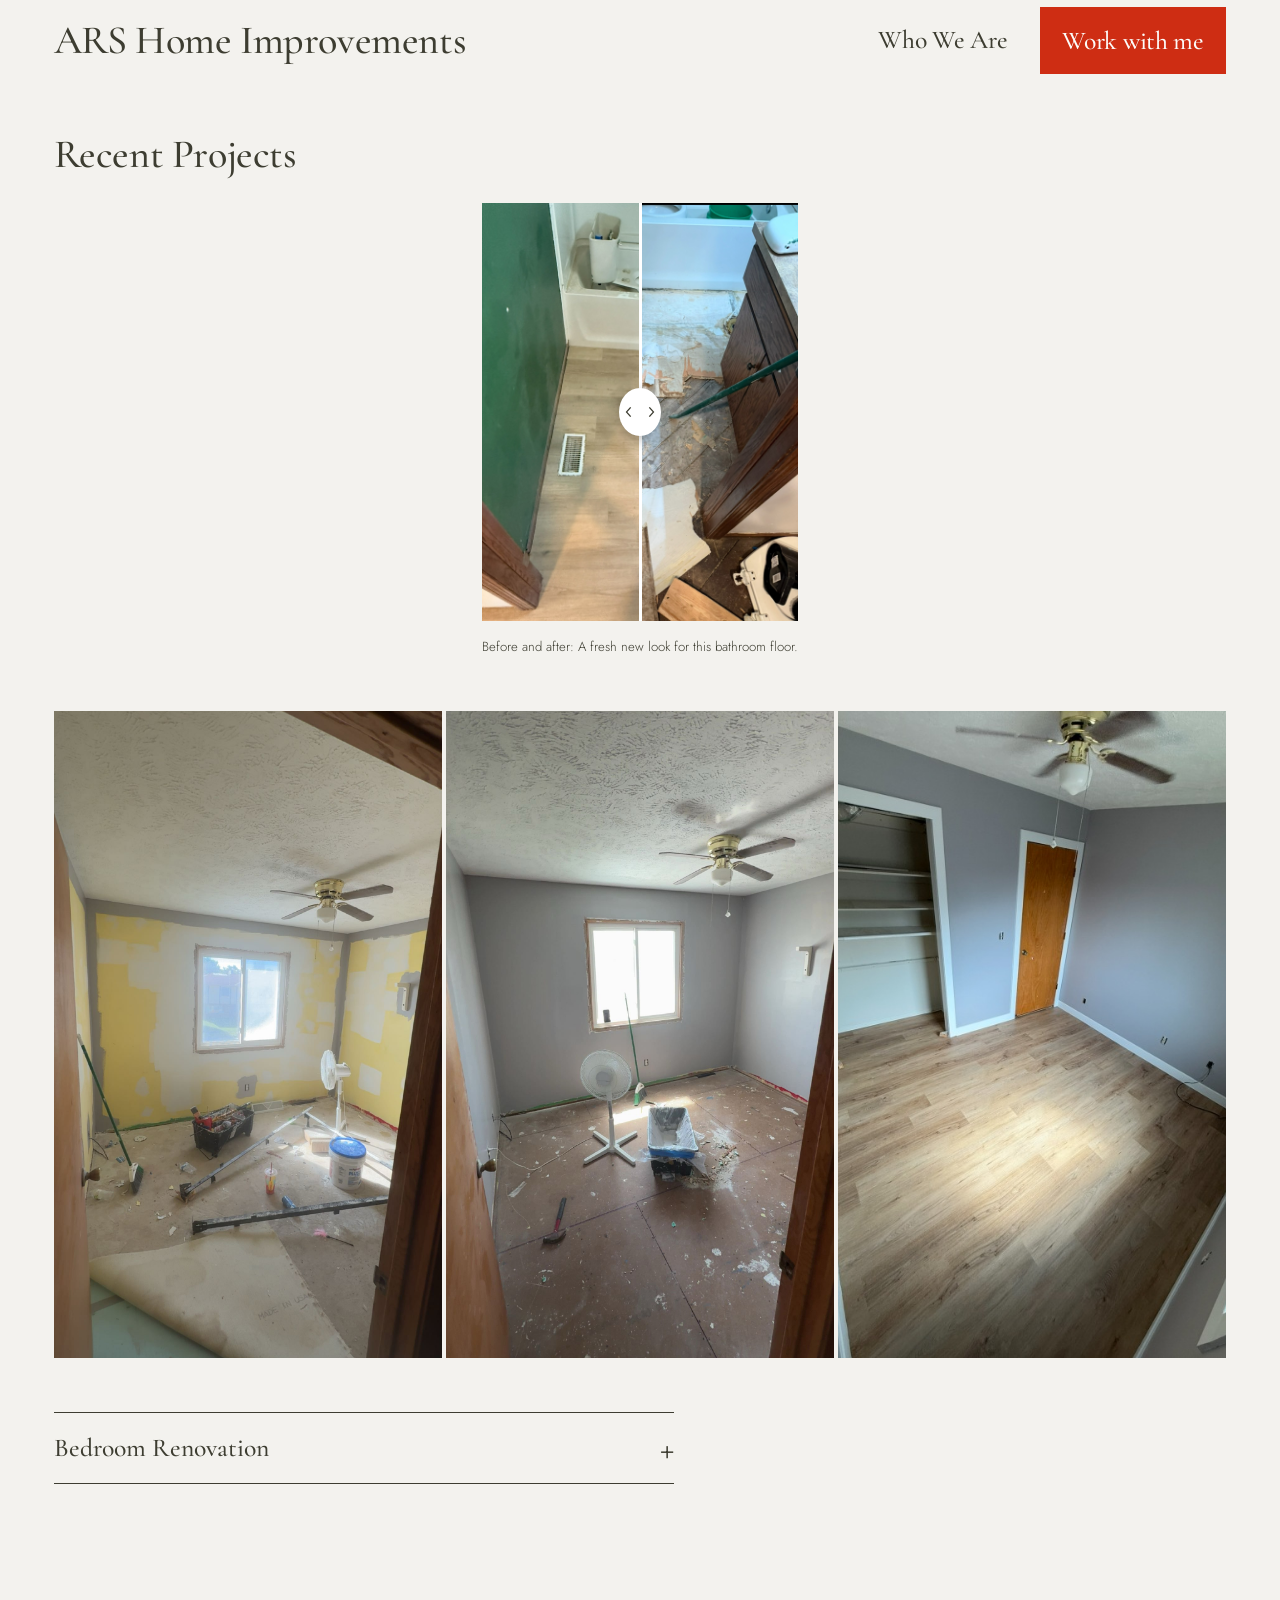
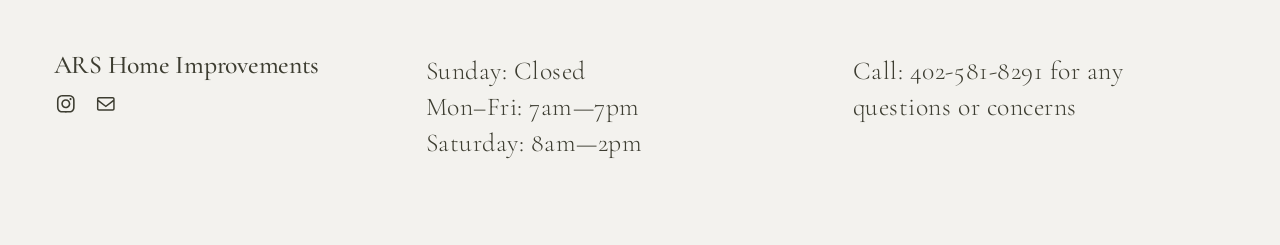
<file: projects.html>
<!DOCTYPE html>
<html lang="en-US">
<head>
  <meta charset="UTF-8">
  <meta name="viewport" content="width=device-width, initial-scale=1">
  <title>Recent Projects – ARS Home Improvements</title>
  <meta name="description" content="Before and after: A fresh new look for this bathroom floor. Bedroom Renovation completely transforms the space, turning it from plain and outdated into a warm, inviting retreat.">

  <meta property="og:type" content="article">
  <meta property="og:title" content="Recent Projects">
  <meta property="og:url" content="projects.html">
  <meta property="og:description" content="Before and after: A fresh new look for this bathroom floor. Bedroom Renovation completely transforms the space, turning it from plain and outdated into a warm, inviting retreat.">
  <meta property="og:site_name" content="ARS Home Improvements">
  <meta property="og:image" content="assets/images/img-1393.jpg">
  <meta property="og:locale" content="en_US">
  <meta name="twitter:card" content="summary_large_image">

  <link rel="icon" href="assets/images/favicon-32.png" sizes="32x32">
  <link rel="icon" href="assets/images/favicon-192.png" sizes="192x192">
  <link rel="apple-touch-icon" href="assets/images/apple-touch-icon.png">

  <link rel="preconnect" href="https://fonts.googleapis.com">
  <link rel="preconnect" href="https://fonts.gstatic.com" crossorigin>
  <link href="https://fonts.googleapis.com/css2?family=Cormorant+Garamond:wght@400;500;600;700&family=Jost:wght@300;400;500;600;700&display=swap" rel="stylesheet">

  <link rel="stylesheet" href="assets/css/styles.css">
</head>
<body class="page page-projects">

<a class="skip-link" href="#main">Skip to content</a>

<header class="site-header site-header--inner">
  <div class="container header-inner">
    <div class="brand">
      <h1 class="site-title"><a href="index.html" rel="home">ARS Home Improvements</a></h1>
    </div>

    <button class="nav-toggle" type="button" aria-controls="primary-nav" aria-expanded="false" aria-label="Open menu">
      <svg width="24" height="24" viewBox="0 0 24 24" aria-hidden="true" focusable="false">
        <path d="M4 7.5h16v1.5H4z"/><path d="M4 15h16v1.5H4z"/>
      </svg>
    </button>

    <nav id="primary-nav" class="primary-nav" aria-label="Primary">
      <button class="nav-toggle nav-close" type="button" aria-label="Close menu">
        <svg xmlns="http://www.w3.org/2000/svg" viewBox="0 0 24 24" width="24" height="24" aria-hidden="true" focusable="false">
          <path d="m13.06 12 6.47-6.47-1.06-1.06L12 10.94 5.53 4.47 4.47 5.53 10.94 12l-6.47 6.47 1.06 1.06L12 13.06l6.47 6.47 1.06-1.06L13.06 12Z"/>
        </svg>
      </button>
      <ul>
        <li><a href="about.html">Who We Are</a></li>
      </ul>
    </nav>

    <button type="button" class="btn" data-modal-open="consultation">Work with me</button>
  </div>
</header>

<main id="main" class="page-content">
  <div class="container">
    <article class="entry">
      <header class="entry-header">
        <h1 class="entry-title alignwide">Recent Projects</h1>
      </header>

      <div class="entry-body">

        <figure class="compare" data-compare>
          <div class="compare__viewport">
            <img class="compare__img compare__img--before" src="assets/images/img-1391.jpg" alt="Bathroom floor before renovation">
            <div class="compare__after">
              <img class="compare__img" src="assets/images/img-1393.jpg" alt="Bathroom floor after renovation">
            </div>
            <div class="compare__handle" role="slider" tabindex="0" aria-label="Slide to compare images" aria-valuemin="0" aria-valuemax="100" aria-valuenow="50">
              <span class="compare__line" aria-hidden="true"></span>
              <span class="compare__knob" aria-hidden="true">
                <svg viewBox="0 0 24 24" width="20" height="20"><path d="M13.4 18 8 12l5.4-6 1.2 1-4.6 5 4.6 5z"/></svg>
                <svg viewBox="0 0 24 24" width="20" height="20"><path d="M10.6 6 9.4 7l4.6 5-4.6 5 1.2 1 5.4-6z"/></svg>
              </span>
            </div>
          </div>
          <figcaption>Before and after: A fresh new look for this bathroom floor.</figcaption>
        </figure>

        <div class="gallery gallery--tiled">
          <figure class="gallery__item">
            <img src="assets/images/img-1387.jpg" alt="Bedroom renovation, photo 1">
          </figure>
          <figure class="gallery__item">
            <img src="assets/images/img-1388.jpg" alt="Bedroom renovation, photo 2">
          </figure>
          <figure class="gallery__item gallery__item--wide">
            <img src="assets/images/img-1389.jpg" alt="Bedroom renovation, photo 3">
          </figure>
        </div>

        <details class="faq-detail">
          <summary>Bedroom Renovation</summary>
          <p>This bedroom renovation completely transforms the space, turning it from plain and outdated into a warm, inviting retreat. With thoughtful updates and fresh finishes, it’s now a perfect blend of comfort and style—ready to become your favorite place to relax.</p>
        </details>

      </div>
    </article>
  </div>
</main>

<footer class="site-footer">
  <div class="footer-inner">
    <div class="footer-brand">
      <p class="site-title"><a href="index.html" rel="home">ARS Home Improvements</a></p>
      <ul class="social-links">
        <li>
          <a href="https://instagram.com/arshomeimprovements" aria-label="Instagram" target="_blank" rel="noopener">
            <svg viewBox="0 0 24 24" aria-hidden="true" focusable="false">
              <path d="M12,4.622c2.403,0,2.688,0.009,3.637,0.052c0.877,0.04,1.354,0.187,1.671,0.31c0.42,0.163,0.72,0.358,1.035,0.673 c0.315,0.315,0.51,0.615,0.673,1.035c0.123,0.317,0.27,0.794,0.31,1.671c0.043,0.949,0.052,1.234,0.052,3.637 s-0.009,2.688-0.052,3.637c-0.04,0.877-0.187,1.354-0.31,1.671c-0.163,0.42-0.358,0.72-0.673,1.035 c-0.315,0.315-0.615,0.51-1.035,0.673c-0.317,0.123-0.794,0.27-1.671,0.31c-0.949,0.043-1.233,0.052-3.637,0.052 s-2.688-0.009-3.637-0.052c-0.877-0.04-1.354-0.187-1.671-0.31c-0.42-0.163-0.72-0.358-1.035-0.673 c-0.315-0.315-0.51-0.615-0.673-1.035c-0.123-0.317-0.27-0.794-0.31-1.671C4.631,14.688,4.622,14.403,4.622,12 s0.009-2.688,0.052-3.637c0.04-0.877,0.187-1.354,0.31-1.671c0.163-0.42,0.358-0.72,0.673-1.035 c0.315-0.315,0.615-0.51,1.035-0.673c0.317-0.123,0.794-0.27,1.671-0.31C9.312,4.631,9.597,4.622,12,4.622 M12,3 C9.556,3,9.249,3.01,8.289,3.054C7.331,3.098,6.677,3.25,6.105,3.472C5.513,3.702,5.011,4.01,4.511,4.511 c-0.5,0.5-0.808,1.002-1.038,1.594C3.25,6.677,3.098,7.331,3.054,8.289C3.01,9.249,3,9.556,3,12c0,2.444,0.01,2.751,0.054,3.711 c0.044,0.958,0.196,1.612,0.418,2.185c0.23,0.592,0.538,1.094,1.038,1.594c0.5,0.5,1.002,0.808,1.594,1.038 c0.572,0.222,1.227,0.375,2.185,0.418C9.249,20.99,9.556,21,12,21s2.751-0.01,3.711-0.054c0.958-0.044,1.612-0.196,2.185-0.418 c0.592-0.23,1.094-0.538,1.594-1.038c0.5-0.5,0.808-1.002,1.038-1.594c0.222-0.572,0.375-1.227,0.418-2.185 C20.99,14.751,21,14.444,21,12s-0.01-2.751-0.054-3.711c-0.044-0.958-0.196-1.612-0.418-2.185c-0.23-0.592-0.538-1.094-1.038-1.594 c-0.5-0.5-1.002-0.808-1.594-1.038c-0.572-0.222-1.227-0.375-2.185-0.418C14.751,3.01,14.444,3,12,3L12,3z M12,7.378 c-2.552,0-4.622,2.069-4.622,4.622S9.448,16.622,12,16.622s4.622-2.069,4.622-4.622S14.552,7.378,12,7.378z M12,15 c-1.657,0-3-1.343-3-3s1.343-3,3-3s3,1.343,3,3S13.657,15,12,15z M16.804,6.116c-0.596,0-1.08,0.484-1.08,1.08 s0.484,1.08,1.08,1.08c0.596,0,1.08-0.484,1.08-1.08S17.401,6.116,16.804,6.116z"/>
            </svg>
          </a>
        </li>
        <li>
          <a href="mailto:info@arshomeimprovements.com" aria-label="Email">
            <svg viewBox="0 0 24 24" aria-hidden="true" focusable="false">
              <path d="M19,5H5c-1.1,0-2,.9-2,2v10c0,1.1.9,2,2,2h14c1.1,0,2-.9,2-2V7c0-1.1-.9-2-2-2zm.5,12c0,.3-.2.5-.5.5H5c-.3,0-.5-.2-.5-.5V9.8l7.5,5.6,7.5-5.6V17zm0-9.1L12,13.6,4.5,7.9V7c0-.3.2-.5.5-.5h14c.3,0,.5.2.5.5v.9z"/>
            </svg>
          </a>
        </li>
      </ul>
    </div>
    <div class="footer-info">
      <div>
        <p>Sunday: Closed<br>Mon–Fri: 7am—7pm<br>Saturday: 8am—2pm</p>
      </div>
      <div>
        <p>Call: <a href="tel:+14025818291">402-581-8291</a> for any questions or concerns</p>
      </div>
    </div>
  </div>
</footer>

<div class="modal" id="consultation-modal" role="dialog" aria-modal="true" aria-labelledby="consultation-modal-title" aria-hidden="true">
  <div class="modal__panel">
    <button type="button" class="modal__close" aria-label="Close">Close</button>
    <div class="modal__body">
      <h2 id="consultation-modal-title" class="screen-reader-text" style="position:absolute; left:-9999px;">Consultation request</h2>
      <iframe
        title="Consultation request form"
        src="about:blank"
        data-google-form="REPLACE_WITH_GOOGLE_FORM_EMBED_URL"
        width="100%"
        height="600"
        loading="lazy">
        Loading…
      </iframe>
      <noscript>
        <p>JavaScript is required to load the form. You can also call <a href="tel:+14025818291">402-581-8291</a> or email <a href="mailto:info@arshomeimprovements.com">info@arshomeimprovements.com</a>.</p>
      </noscript>
    </div>
  </div>
</div>

<script src="assets/js/main.js" defer></script>
</body>
</html>
</file>
<file: assets/css/styles.css>
/* ARS Home Improvements — GitHub Pages clone of WordPress site
   Mirrors the Margarethe theme: Jost body, serif headings, warm cream palette. */

:root {
  --color-base: #f3f2ee;
  --color-contrast: #ce2d13;
  --color-primary: #3d3d31;
  --color-secondary: #fcfcfa;

  --space-20: 0.44rem;
  --space-30: 0.25rem;
  --space-40: 1rem;
  --space-50: clamp(1.25rem, 4.19vw, 1.75rem);
  --space-60: clamp(1.75rem, 4.19vw, 3.5rem);
  --space-70: clamp(3rem, 6.59vw, 5.5rem);
  --space-80: clamp(4.5rem, 10.78vw, 9rem);

  --font-body: 'Jost', system-ui, -apple-system, 'Segoe UI', sans-serif;
  --font-heading: 'Cormorant Garamond', 'EB Garamond', Georgia, serif;

  --fs-x-small: 0.72rem;
  --fs-small: clamp(0.72rem, 0.72rem + ((1vw - 0.2rem) * 0.171), 0.9rem);
  --fs-medium: clamp(0.9rem, 0.9rem + ((1vw - 0.2rem) * 0.214), 1.125rem);
  --fs-large: clamp(1.125rem, 1.125rem + ((1vw - 0.2rem) * 0.268), 1.406rem);
  --fs-x-large: clamp(1.406rem, 1.406rem + ((1vw - 0.2rem) * 0.335), 1.758rem);
  --fs-xx-large: clamp(2.197rem, 2.197rem + ((1vw - 0.2rem) * 0.524), 2.747rem);
  --fs-xxx-large: clamp(2.197rem, 2.197rem + ((1vw - 0.2rem) * 1.995), 4.292rem);
  --fs-xxxx-large: clamp(2.747rem, 2.747rem + ((1vw - 0.2rem) * 3.77), 6.706rem);

  --content-size: 620px;
  --wide-size: 2000px;
}

* { box-sizing: border-box; }

html { scroll-behavior: smooth; }

body {
  margin: 0;
  background-color: var(--color-base);
  color: var(--color-primary);
  font-family: var(--font-body);
  font-size: clamp(0.918rem, 0.918rem + ((1vw - 0.2rem) * 0.44), 1.38rem);
  font-weight: 300;
  line-height: 1.5;
}

img { max-width: 100%; height: auto; display: block; }

a { color: inherit; text-decoration: none; }
a:hover { text-decoration: underline; }

h1, h2, h3, h4, h5, h6 {
  font-family: var(--font-heading);
  font-weight: 500;
  letter-spacing: -0.01em;
  line-height: 1.1;
  margin: 0;
}

h1 { font-size: var(--fs-xx-large); }
h2 { font-size: var(--fs-x-large); }
h3 { font-size: var(--fs-large); }
h4 { font-size: var(--fs-medium); }

p { letter-spacing: 0.02em; line-height: calc(1em + 0.625rem); margin: 0; }

.skip-link {
  position: absolute;
  left: -9999px;
  top: auto;
  width: 1px;
  height: 1px;
  overflow: hidden;
}
.skip-link:focus {
  left: 5px; top: 5px;
  width: auto; height: auto;
  background: #eee; color: #444;
  padding: 15px 23px 14px;
  z-index: 100000;
}

/* Layout */
.container {
  width: 100%;
  max-width: var(--wide-size);
  margin: 0 auto;
  padding-left: var(--space-60);
  padding-right: var(--space-60);
}

.alignwide { max-width: var(--wide-size); margin-left: auto; margin-right: auto; }

/* Header */
.site-header {
  padding-top: var(--space-20);
  padding-bottom: var(--space-20);
}

.header-inner {
  display: flex;
  align-items: center;
  justify-content: space-between;
  gap: var(--space-30);
  flex-wrap: nowrap;
}

.brand {
  display: flex;
  align-items: center;
  gap: 0.75rem;
  flex: 0 0 auto;
}

.brand img {
  width: 48px;
  height: 48px;
  border-radius: 4px;
}

.site-title {
  font-family: var(--font-heading);
  font-size: var(--fs-xx-large);
  font-weight: 500;
  letter-spacing: -0.01em;
  line-height: 0.9;
  color: var(--color-primary);
  margin: 0;
}

.site-title a { color: inherit; text-decoration: none; }

.primary-nav {
  display: flex;
  align-items: center;
  gap: var(--space-50);
  margin-left: auto;
  margin-right: var(--space-30);
}

.primary-nav ul {
  list-style: none;
  margin: 0;
  padding: 0;
  display: flex;
  gap: var(--space-50);
}

.primary-nav a {
  font-family: var(--font-heading);
  font-size: var(--fs-x-large);
  font-weight: 500;
  letter-spacing: -0.01em;
  text-decoration: none;
  color: var(--color-primary);
}

.primary-nav a:hover { text-decoration: underline; }

.nav-toggle {
  display: none;
  background: none;
  border: none;
  cursor: pointer;
  padding: 6px;
  color: var(--color-primary);
}

.nav-toggle svg { display: block; }

/* Buttons */
.btn {
  display: inline-block;
  background-color: var(--color-contrast);
  color: var(--color-secondary);
  font-family: var(--font-heading);
  font-size: var(--fs-x-large);
  font-weight: 500;
  letter-spacing: -0.01em;
  line-height: 1;
  padding: 1.3rem 1.4rem;
  border: 0;
  border-radius: 0;
  cursor: pointer;
  text-decoration: none;
  text-transform: none;
  transition: background-color 0.2s ease, color 0.2s ease;
}

.btn:hover {
  background-color: var(--color-primary);
  color: var(--color-secondary);
  text-decoration: none;
}

.btn--outline {
  background: transparent;
  color: var(--color-primary);
  border: 1px solid var(--color-primary);
}

.btn--outline:hover {
  background: var(--color-primary);
  color: var(--color-secondary);
}

.btn--rounded { border-radius: 12px; padding: var(--space-40); }

/* Main */
main { padding-top: 0; padding-bottom: 0; }

.section { padding-top: var(--space-70); padding-bottom: var(--space-70); }

.section--hero {
  padding-top: var(--space-60);
  padding-bottom: var(--space-80);
}

.section--dark {
  background-color: var(--color-contrast);
  color: var(--color-secondary);
}

.section--secondary {
  background-color: var(--color-secondary);
}

/* Hero columns */
.cols {
  display: flex;
  gap: var(--space-50) var(--space-60);
  align-items: flex-start;
  flex-wrap: wrap;
}

.cols > * { flex: 1 1 0; min-width: 0; }

.cols--65-35 > :first-child { flex: 1 1 65%; }
.cols--65-35 > :last-child { flex: 1 1 35%; max-width: 540px; }

.cols--35-65 > :first-child { flex: 1 1 35%; }
.cols--35-65 > :last-child { flex: 1 1 65%; }

.hero-image {
  border-radius: 9999px;
  overflow: hidden;
  background: #ddd;
  aspect-ratio: 1320 / 1714;
  width: 100%;
}

.hero-image img {
  width: 100%;
  height: 100%;
  object-fit: cover;
  object-position: center;
}

.hero-copy {
  display: flex;
  flex-direction: column;
  gap: var(--space-50);
  padding-top: var(--space-50);
}

/* FAQ */
.faq-list { display: flex; flex-direction: column; gap: 0; }

.faq-list details {
  font-size: var(--fs-x-large);
  font-weight: 300;
  padding: var(--space-40) 0;
}

.faq-list summary {
  cursor: pointer;
  list-style: none;
  display: flex;
  justify-content: space-between;
  align-items: center;
  gap: 1rem;
  font-family: var(--font-heading);
  font-weight: 500;
}

.faq-list summary::-webkit-details-marker { display: none; }

.faq-list summary::after {
  content: '+';
  font-size: 1.4em;
  line-height: 1;
  transition: transform 0.2s ease;
  flex: 0 0 auto;
}

.faq-list details[open] summary::after { content: '–'; }

.faq-list details + details { border-top: 1px solid currentColor; }

.faq-list p {
  font-size: var(--fs-large);
  margin-top: var(--space-40);
}

/* CTA */
.cta-eyebrow {
  font-family: var(--font-body);
  font-size: var(--fs-small);
  font-weight: 300;
  letter-spacing: 0.04em;
  text-transform: uppercase;
  margin: 0;
}

.cta-headline {
  font-size: var(--fs-xxxx-large);
  line-height: 1.05;
  margin: 0 0 var(--space-50) 0;
  padding-right: var(--space-70);
}

/* Footer */
.site-footer {
  padding: var(--space-70) var(--space-60);
}

.footer-inner {
  display: flex;
  gap: var(--space-50) var(--space-60);
  flex-wrap: wrap;
  align-items: flex-start;
  max-width: var(--wide-size);
  margin: 0 auto;
}

.footer-brand { flex: 1 1 280px; }

.footer-brand .site-title { font-size: var(--fs-x-large); }

.footer-info {
  flex: 1 1 65%;
  display: flex;
  gap: var(--space-50) var(--space-60);
  font-family: var(--font-heading);
  font-size: var(--fs-x-large);
  letter-spacing: -0.01em;
  line-height: 1.1;
  flex-wrap: wrap;
}

.footer-info > * { flex: 1 1 240px; }

.footer-info p { line-height: 1.4; font-size: inherit; }

.social-links {
  list-style: none;
  margin: var(--space-40) 0 0 0;
  padding: 0;
  display: flex;
  gap: var(--space-40);
}

.social-links a {
  display: inline-flex;
  align-items: center;
  justify-content: center;
  color: var(--color-primary);
  width: 24px;
  height: 24px;
}

.social-links svg { width: 1.25em; height: 1.25em; fill: currentColor; }

/* Modal */
.modal {
  position: fixed;
  inset: 0;
  background: rgba(0, 0, 0, 0.55);
  display: none;
  align-items: flex-start;
  justify-content: center;
  padding: 80px 16px 24px;
  z-index: 1000;
  overflow-y: auto;
}

.modal[aria-hidden="false"] { display: flex; }

.modal__panel {
  background: var(--color-secondary);
  border-radius: 8px;
  width: 100%;
  max-width: 720px;
  max-height: calc(100vh - 100px);
  overflow: hidden;
  position: relative;
  box-shadow: 0 12px 50px rgba(0, 0, 0, 0.4);
  display: flex;
  flex-direction: column;
}

.modal__close {
  position: absolute;
  top: 12px;
  right: 12px;
  background: transparent;
  border: 0;
  font-size: 0.85rem;
  letter-spacing: 0.06em;
  text-transform: uppercase;
  cursor: pointer;
  padding: 8px 12px;
  color: var(--color-primary);
  z-index: 2;
}

.modal__close:hover { color: var(--color-contrast); }

.modal__body { padding: 56px 24px 24px; overflow-y: auto; }

.modal__body iframe { width: 100%; min-height: 600px; border: 0; }

body.modal-open { overflow: hidden; }

/* Responsive */
@media (max-width: 781px) {
  .container { padding-left: var(--space-50); padding-right: var(--space-50); }

  .nav-toggle { display: inline-flex; }

  .primary-nav {
    position: fixed;
    inset: 0;
    background: var(--color-base);
    flex-direction: column;
    justify-content: center;
    align-items: center;
    gap: var(--space-50);
    padding: var(--space-60);
    transform: translateY(-100%);
    transition: transform 0.25s ease;
    z-index: 900;
    margin: 0;
  }

  .primary-nav[data-open="true"] { transform: translateY(0); }

  .primary-nav ul { flex-direction: column; align-items: center; }

  .primary-nav a { font-size: var(--fs-xx-large); }

  .nav-close {
    position: absolute;
    top: 16px;
    right: 16px;
    display: inline-flex;
  }

  .cols { flex-direction: column; }
  .cols > * { flex-basis: 100% !important; max-width: none !important; }

  .cta-headline { padding-right: 0; }

  .site-footer { padding: var(--space-60) var(--space-50); }
}

@media (min-width: 782px) {
  .nav-close { display: none; }
}

/* Inner page layout (about, projects) */
.site-header--inner .header-inner { gap: var(--space-50); }
.site-header--inner .brand img { display: none; }

.page-content { padding-top: var(--space-60); padding-bottom: var(--space-70); }

.entry-header { margin-bottom: var(--space-50); }

.entry-title {
  font-size: var(--fs-xx-large);
  line-height: 1.0011;
  font-weight: 500;
}

.entry-body { display: flex; flex-direction: column; gap: var(--space-60); max-width: var(--wide-size); }

.entry-body > p { max-width: var(--content-size); }

.entry-body strong { font-weight: 600; }

/* Compare slider */
.compare {
  margin: 0;
  display: flex;
  flex-direction: column;
  gap: var(--space-40);
  max-width: 720px;
  margin-inline: auto;
}

.compare__viewport {
  position: relative;
  overflow: hidden;
  background: #ddd;
  user-select: none;
  touch-action: pan-y;
  aspect-ratio: 1242 / 1644;
}

.compare__img {
  position: absolute;
  inset: 0;
  width: 100%;
  height: 100%;
  object-fit: cover;
  display: block;
  pointer-events: none;
}

.compare__after {
  position: absolute;
  inset: 0;
  width: 50%;
  overflow: hidden;
  pointer-events: none;
}

.compare__after .compare__img {
  width: 200%;
  max-width: none;
}

.compare__handle {
  position: absolute;
  top: 0;
  bottom: 0;
  left: 50%;
  width: 40px;
  margin-left: -20px;
  cursor: col-resize;
  display: flex;
  align-items: center;
  justify-content: center;
  outline: none;
}

.compare__handle:focus-visible .compare__knob {
  box-shadow: 0 0 0 3px rgba(255, 255, 255, 0.6);
}

.compare__line {
  position: absolute;
  top: 0;
  bottom: 0;
  left: 50%;
  width: 3px;
  margin-left: -1.5px;
  background: #fff;
}

.compare__knob {
  position: relative;
  z-index: 2;
  display: inline-flex;
  align-items: center;
  justify-content: center;
  gap: 2px;
  width: 48px;
  height: 48px;
  border-radius: 50%;
  background: #fff;
  color: var(--color-primary);
  box-shadow: 0 4px 12px rgba(0, 0, 0, 0.25);
}

.compare__knob svg { fill: currentColor; }

.compare figcaption {
  text-align: center;
  font-size: var(--fs-small);
}

/* Tiled gallery */
.gallery--tiled {
  display: grid;
  grid-template-columns: repeat(12, 1fr);
  gap: 4px;
}

.gallery__item {
  margin: 0;
  grid-column: span 4;
  aspect-ratio: 3 / 5;
  overflow: hidden;
}

.gallery__item--wide {
  grid-column: span 4;
  aspect-ratio: 3 / 5;
}

.gallery__item img {
  width: 100%;
  height: 100%;
  object-fit: cover;
  display: block;
}

/* FAQ-style detail block */
.faq-detail {
  border-top: 1px solid currentColor;
  border-bottom: 1px solid currentColor;
  padding: var(--space-40) 0;
  font-size: var(--fs-x-large);
  font-weight: 300;
  max-width: var(--content-size);
}

.faq-detail summary {
  cursor: pointer;
  list-style: none;
  display: flex;
  justify-content: space-between;
  align-items: center;
  gap: 1rem;
  font-family: var(--font-heading);
  font-weight: 500;
}

.faq-detail summary::-webkit-details-marker { display: none; }

.faq-detail summary::after {
  content: '+';
  font-size: 1.4em;
  line-height: 1;
}

.faq-detail[open] summary::after { content: '–'; }

.faq-detail p {
  font-size: var(--fs-large);
  margin-top: var(--space-40);
}

@media (max-width: 781px) {
  .gallery__item, .gallery__item--wide { grid-column: span 12; aspect-ratio: 4 / 5; }
}

/* Reduce motion */
@media (prefers-reduced-motion: reduce) {
  *, *::before, *::after { animation-duration: 0.001ms !important; transition-duration: 0.001ms !important; }
}
</file>
